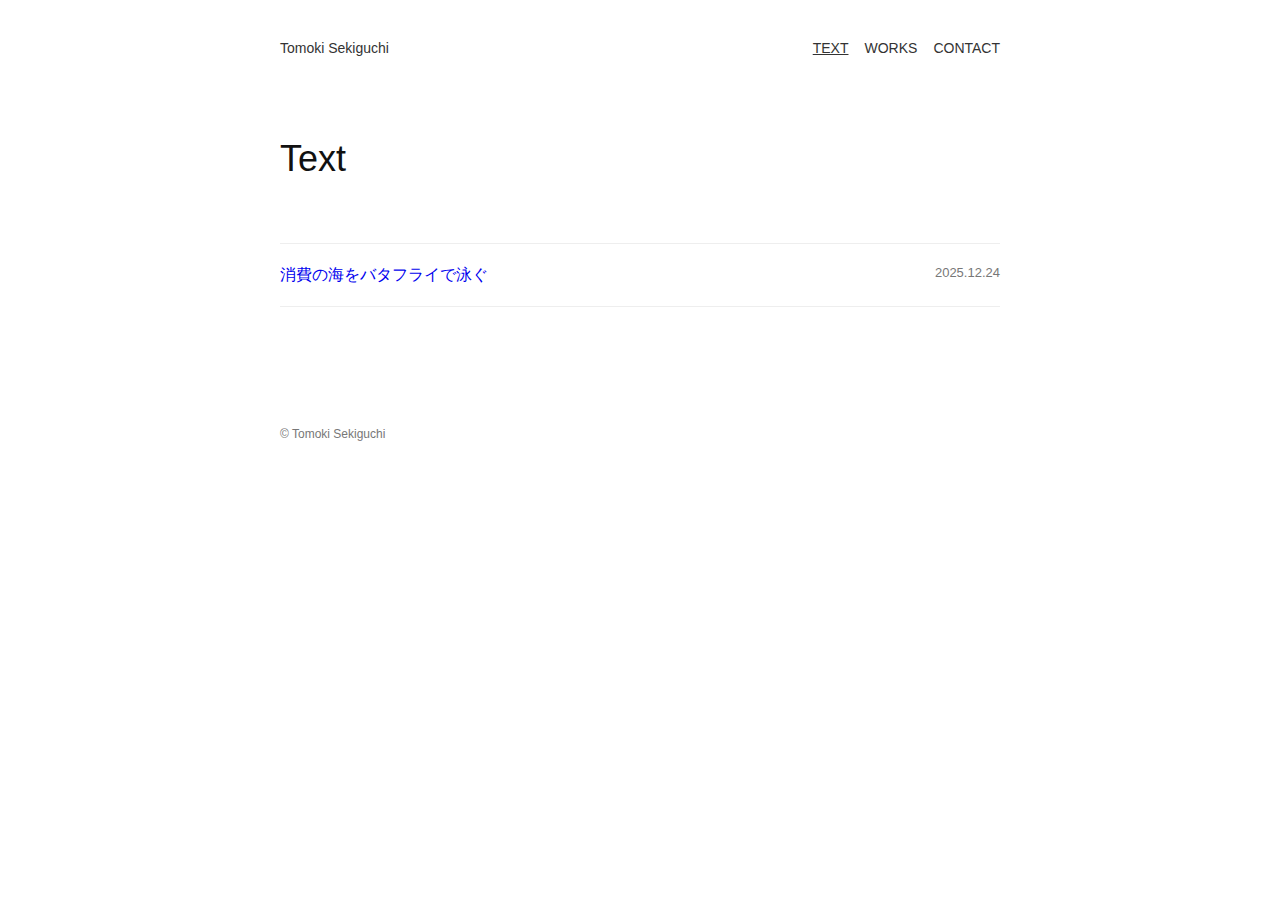
<file: index.html>
<!DOCTYPE html>
<html lang="ja">
<head>
  <meta charset="UTF-8" />
  <title>Text</title>
  <meta name="viewport" content="width=device-width, initial-scale=1.0" />
  <link rel="stylesheet" href="style.css" />
</head>
<body>

<nav class="topnav">
  <div class="topnav-inner">
    <a class="brand" href="index.html">Tomoki Sekiguchi</a>
    <div class="tabs">
      <a href="index.html" class="tab active">TEXT</a>
      <a href="works.html" class="tab">WORKS</a>
      <a href="contact.html" class="tab">CONTACT</a>
    </div>
  </div>
</nav>

<header>
  <h1>Text</h1>
</header>

<main>
  <ul class="textlist">
    <li class="textitem">
      <a class="textlink" href="text/butterfly.html">
        <span class="texttitle">消費の海をバタフライで泳ぐ</span>
        <span class="textmeta">2025.12.24</span>      </a>
    </li>

    <!-- 文章が増えたら、ここに <li> を追加していく -->
    <!--
    <li class="textitem">
      <a class="textlink" href="text/another.html">
        <span class="texttitle">タイトル</span>
        <span class="textmeta">2026.01.01</span>
      </a>
    </li>
    -->
  </ul>
</main>

<footer>
  <p>© Tomoki Sekiguchi</p>
</footer>

</body>
</html>
</file>
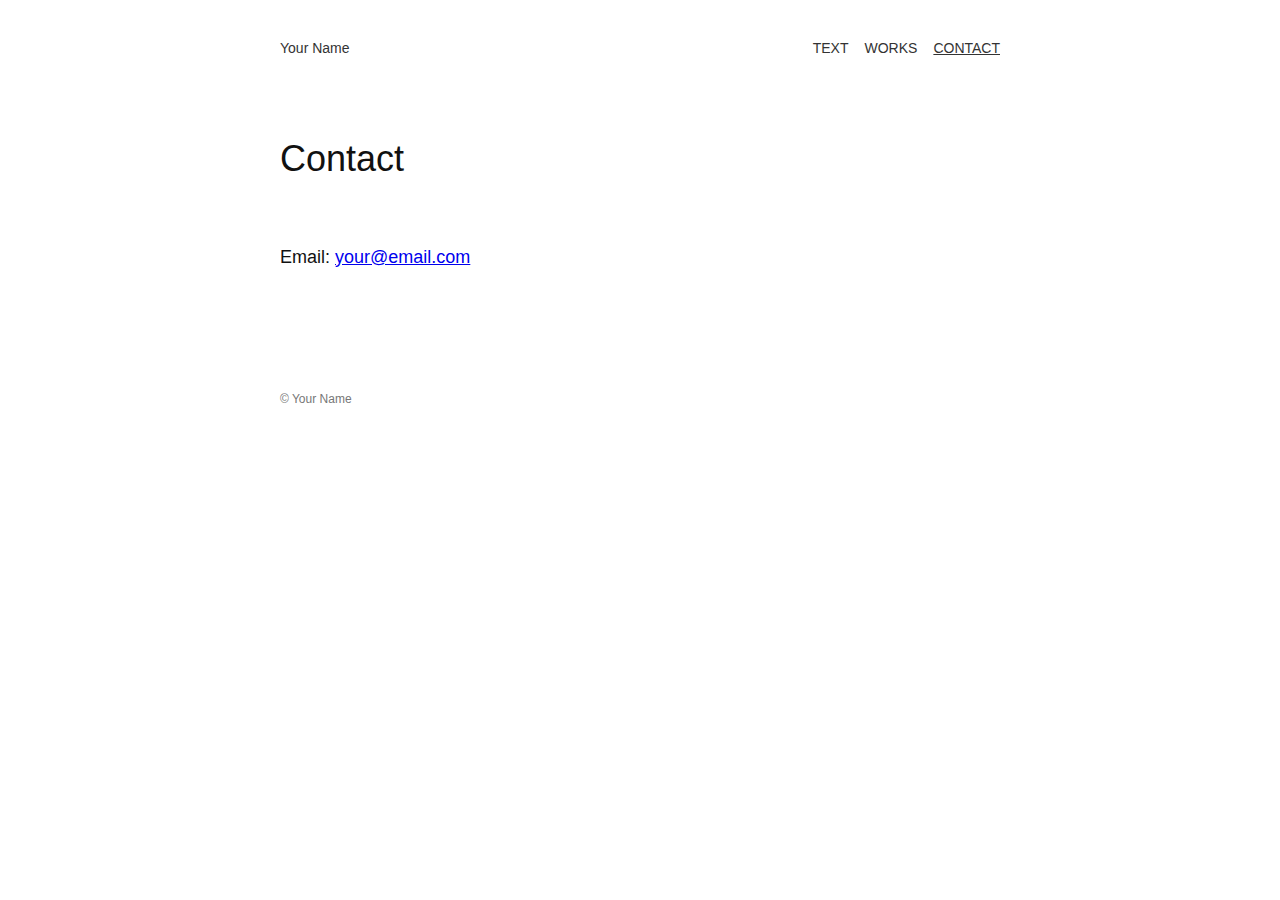
<file: contact.html>
<!DOCTYPE html>
<html lang="ja">
<head>
  <meta charset="UTF-8" />
  <title>Contact</title>
  <meta name="viewport" content="width=device-width, initial-scale=1.0" />
  <link rel="stylesheet" href="style.css" />
</head>
<body>

<nav class="topnav">
  <div class="topnav-inner">
    <a class="brand" href="index.html">Your Name</a>
    <div class="tabs">
      <a href="index.html" class="tab">TEXT</a>
      <a href="works.html" class="tab">WORKS</a>
      <a href="contact.html" class="tab active">CONTACT</a>
    </div>
  </div>
</nav>

<header class="pagehead">
  <h1>Contact</h1>
</header>

<main class="container">
  <p>Email: <a href="mailto:your@email.com">your@email.com</a></p>
</main>

<footer class="footer">
  <p>© Your Name</p>
</footer>

</body>
</html>
</file>
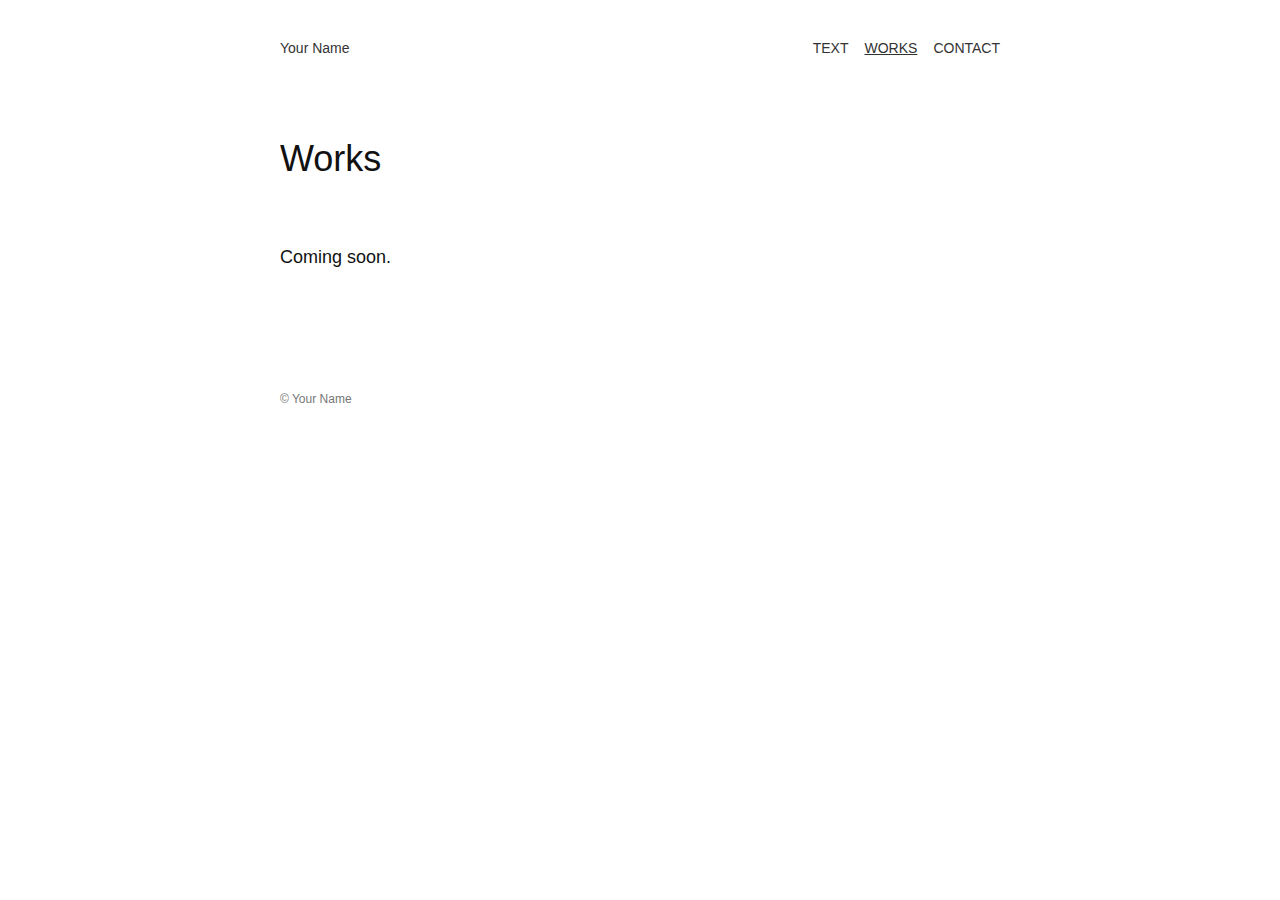
<file: works.html>
<!DOCTYPE html>
<html lang="ja">
<head>
  <meta charset="UTF-8" />
  <title>Works</title>
  <meta name="viewport" content="width=device-width, initial-scale=1.0" />
  <link rel="stylesheet" href="style.css" />
</head>
<body>

<nav class="topnav">
  <div class="topnav-inner">
    <a class="brand" href="index.html">Your Name</a>
    <div class="tabs">
      <a href="index.html" class="tab">TEXT</a>
      <a href="works.html" class="tab active">WORKS</a>
      <a href="contact.html" class="tab">CONTACT</a>
    </div>
  </div>
</nav>

<header class="pagehead">
  <h1>Works</h1>
</header>

<main class="container">
  <p class="muted">Coming soon.</p>
</main>

<footer class="footer">
  <p>© Your Name</p>
</footer>

</body>
</html>
</file>
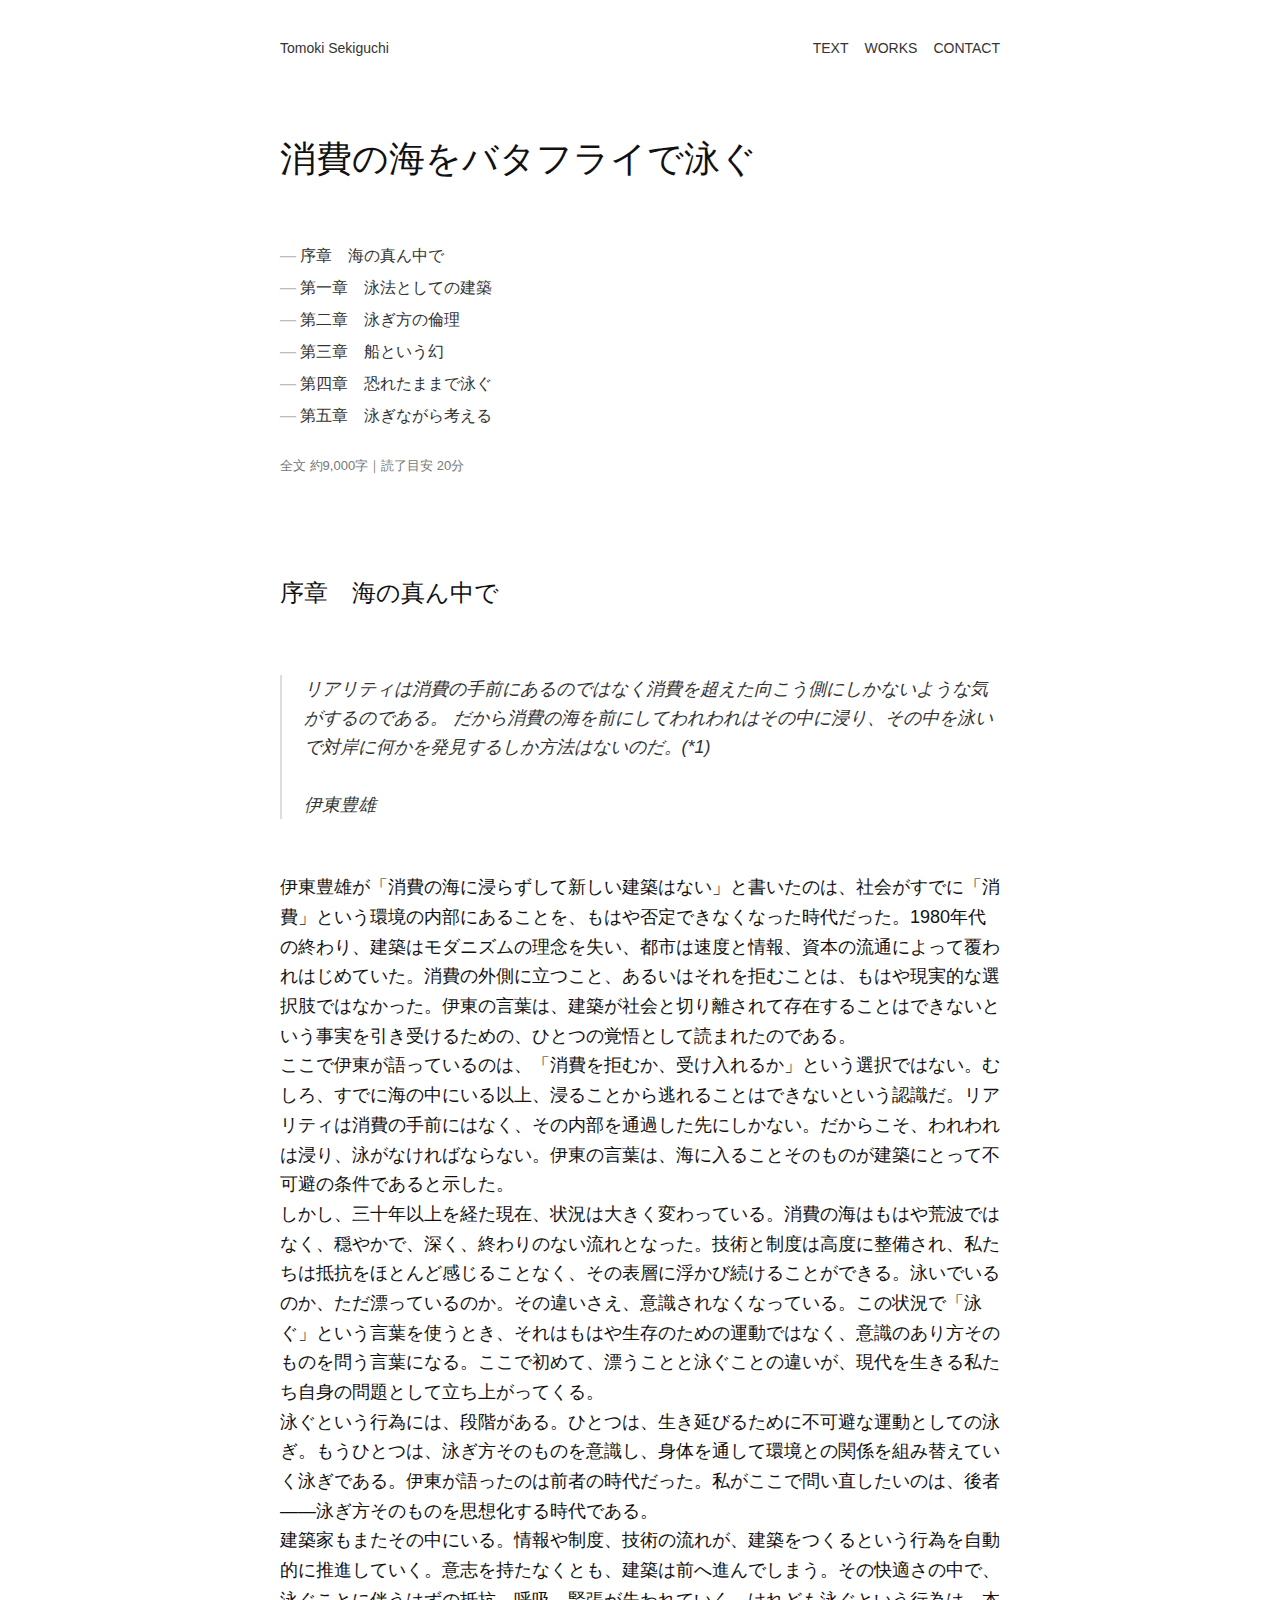
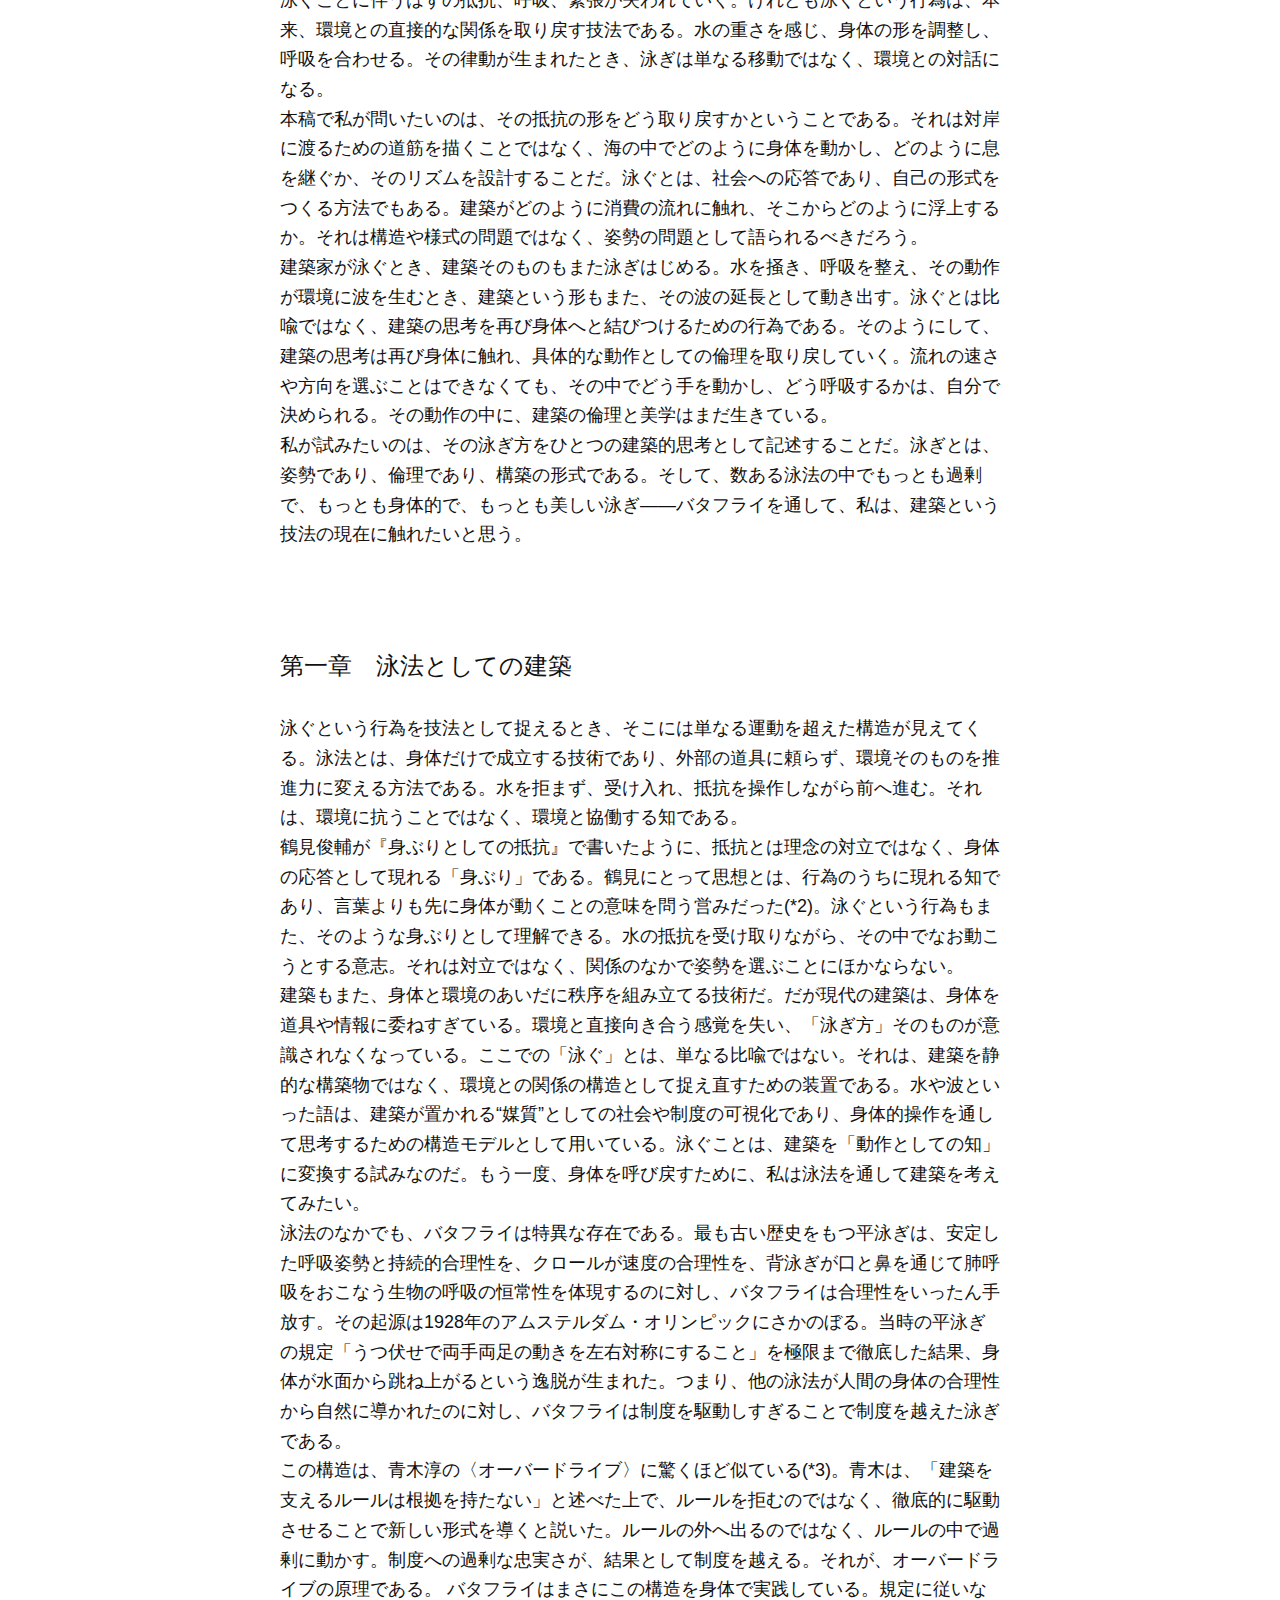
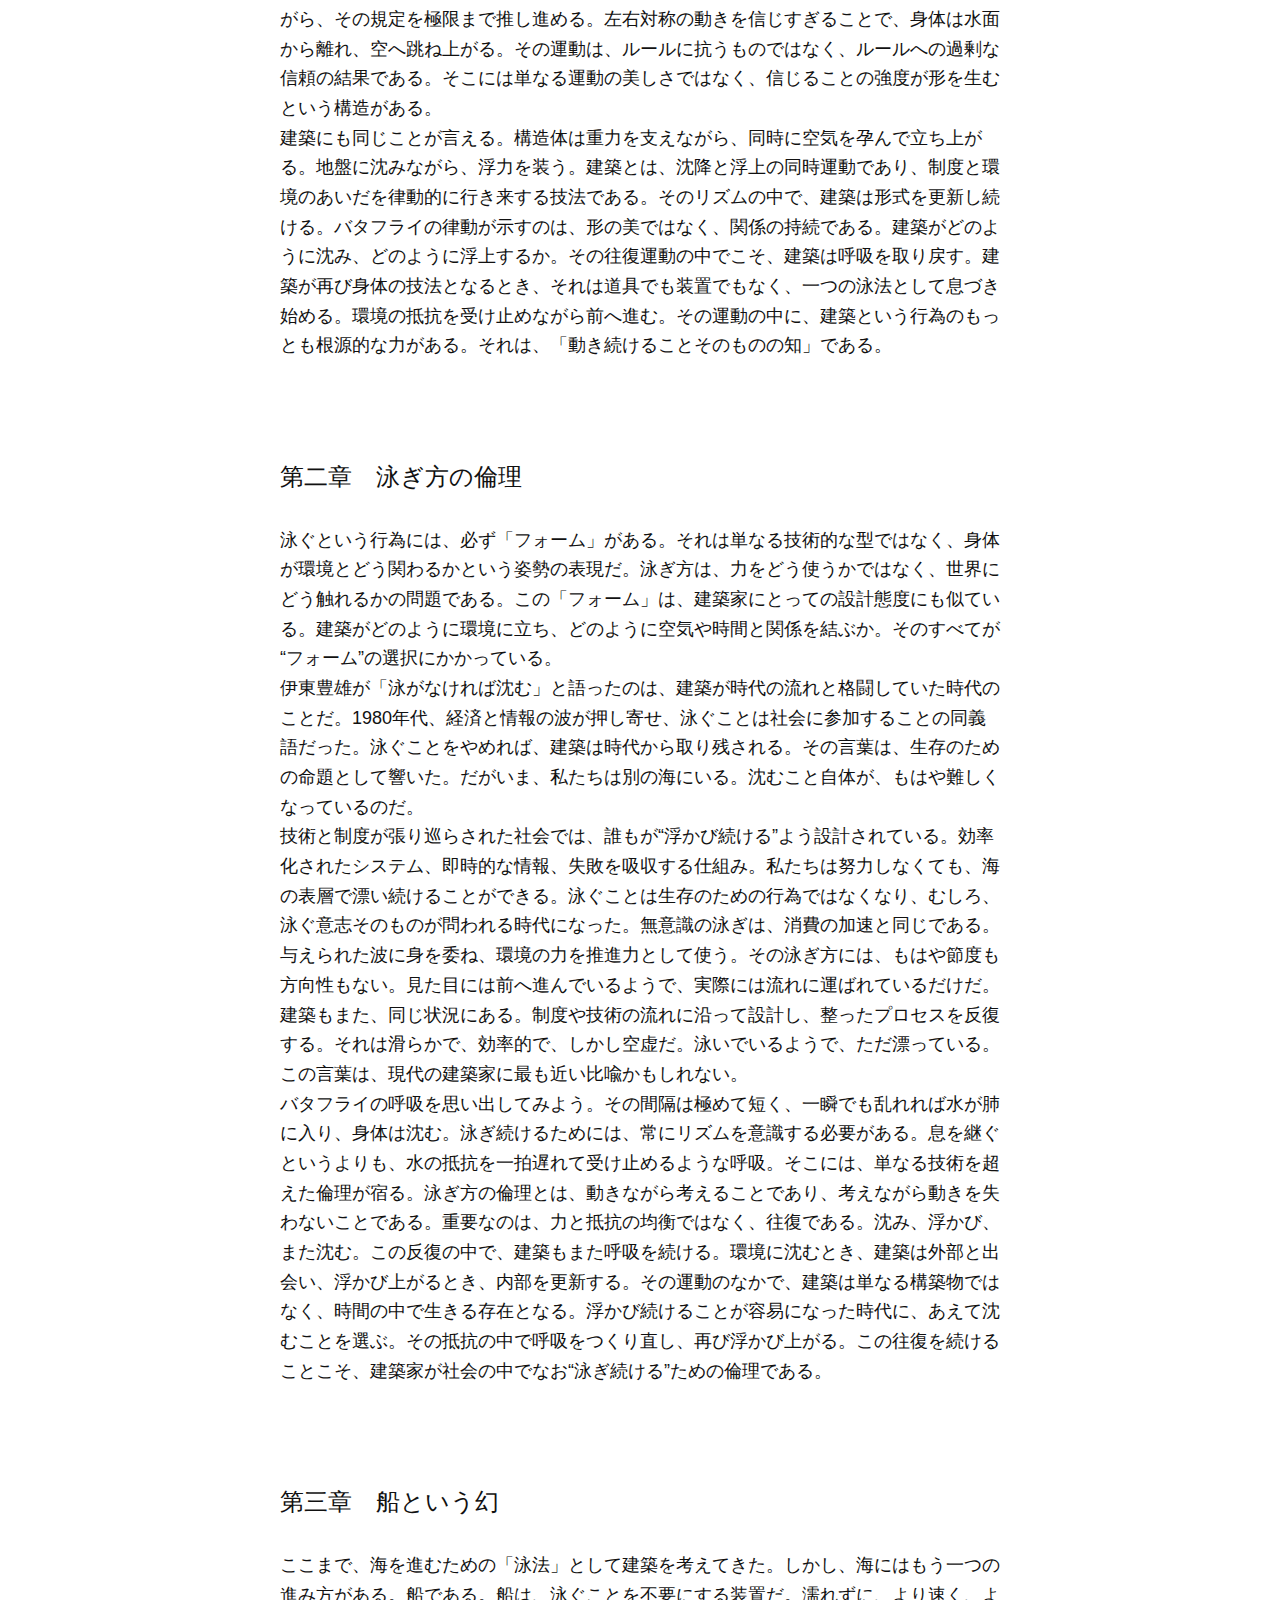
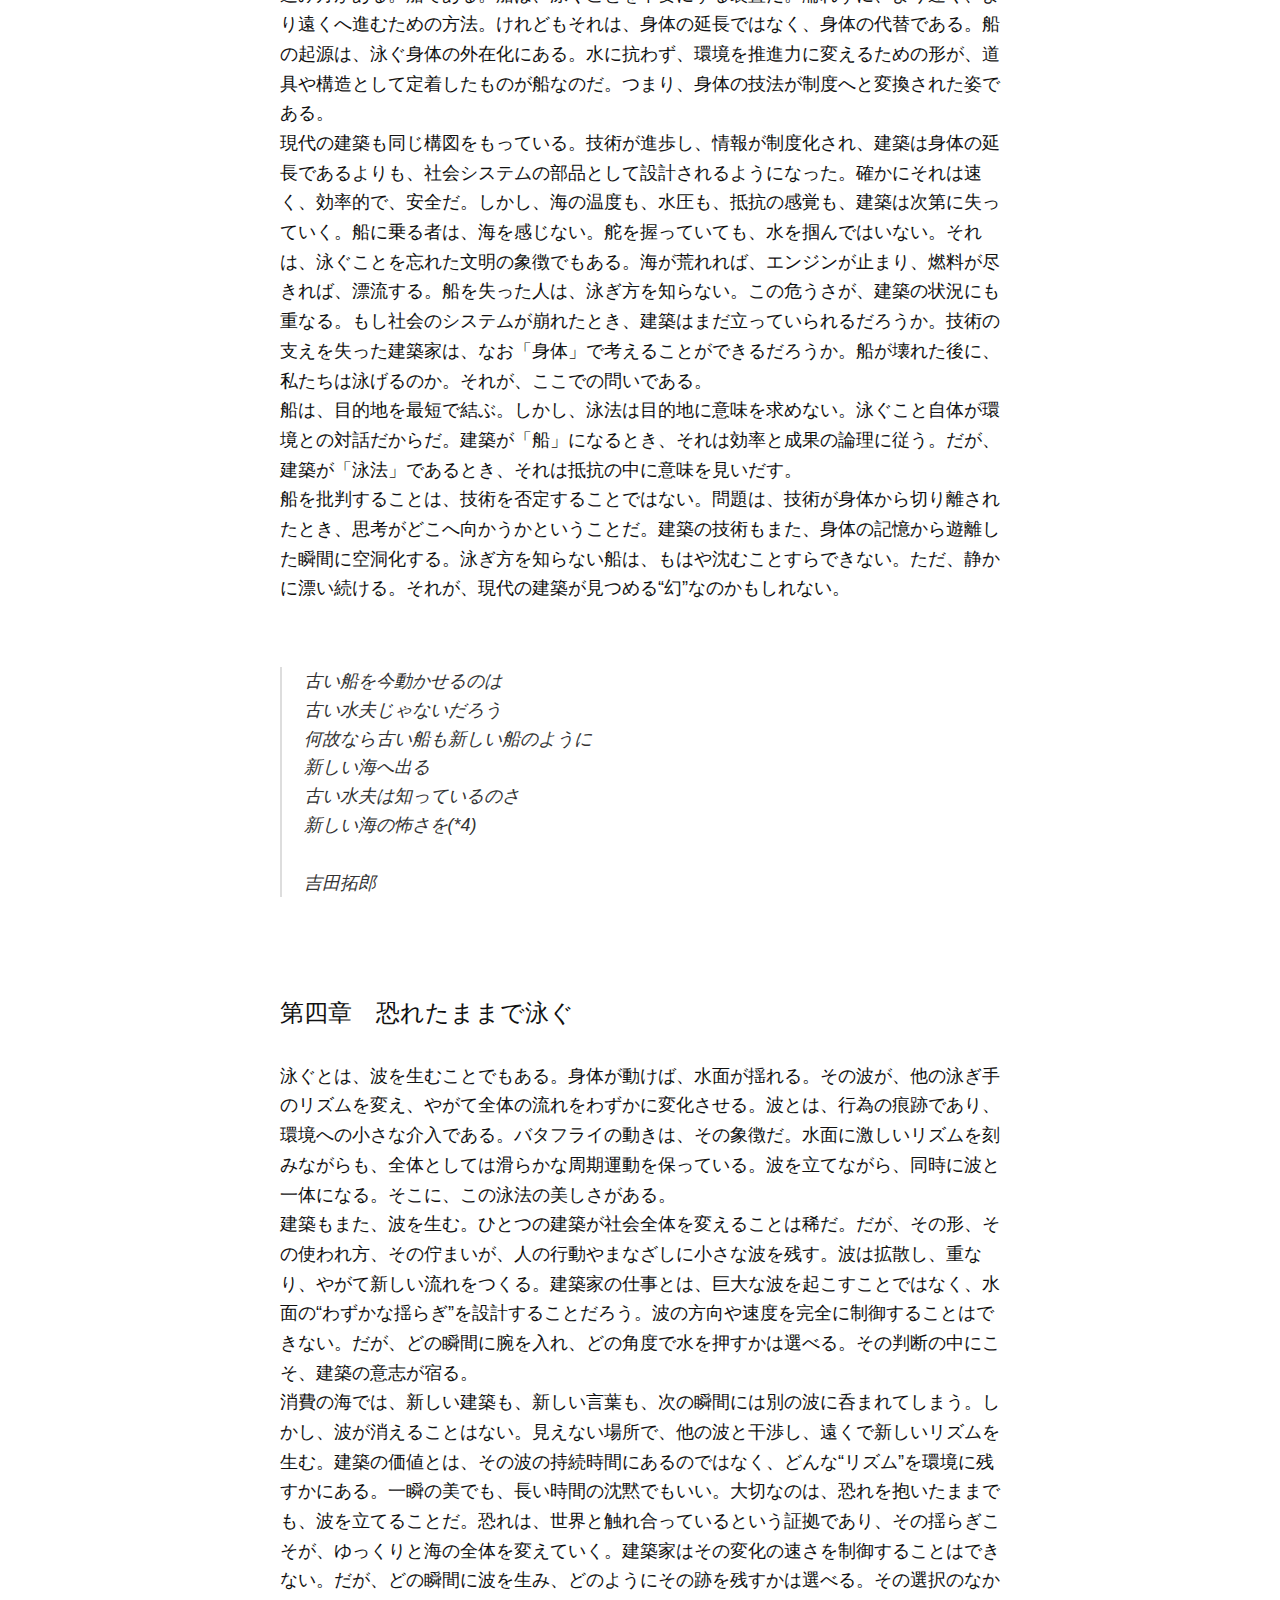
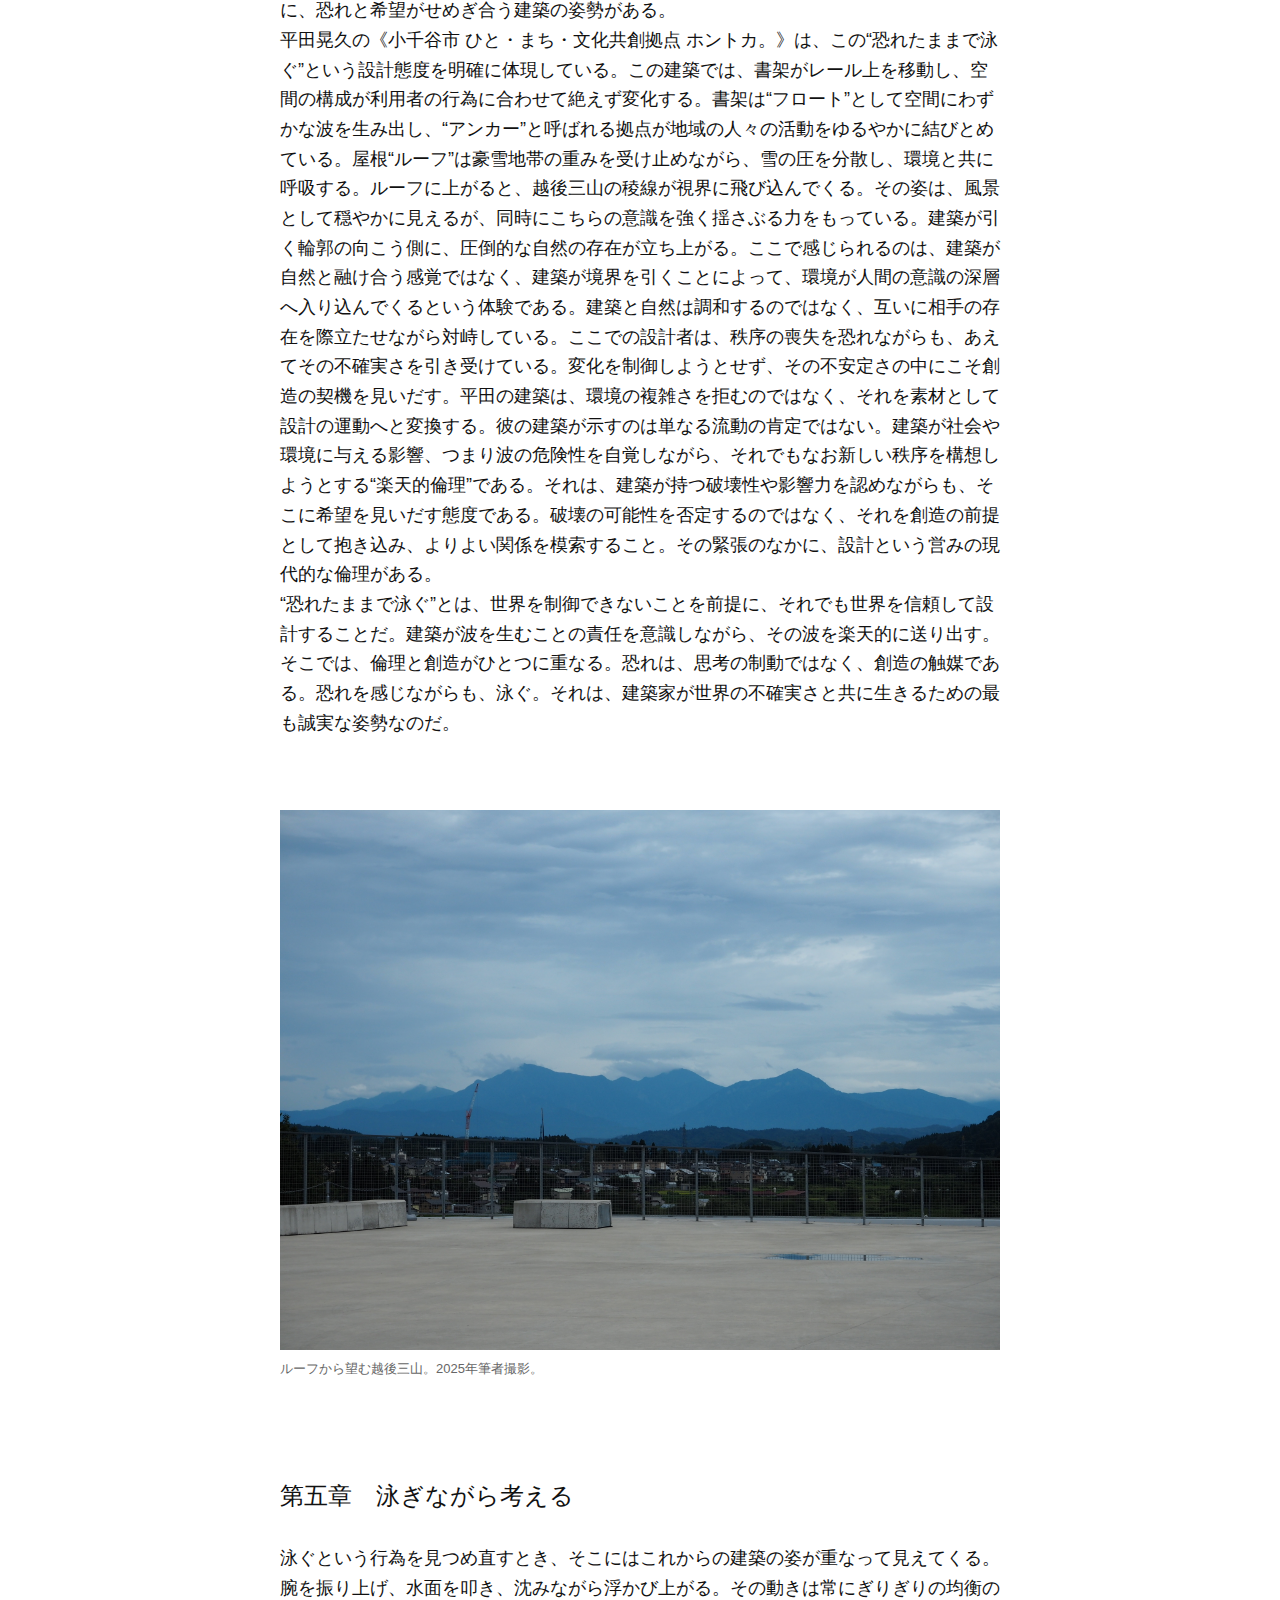
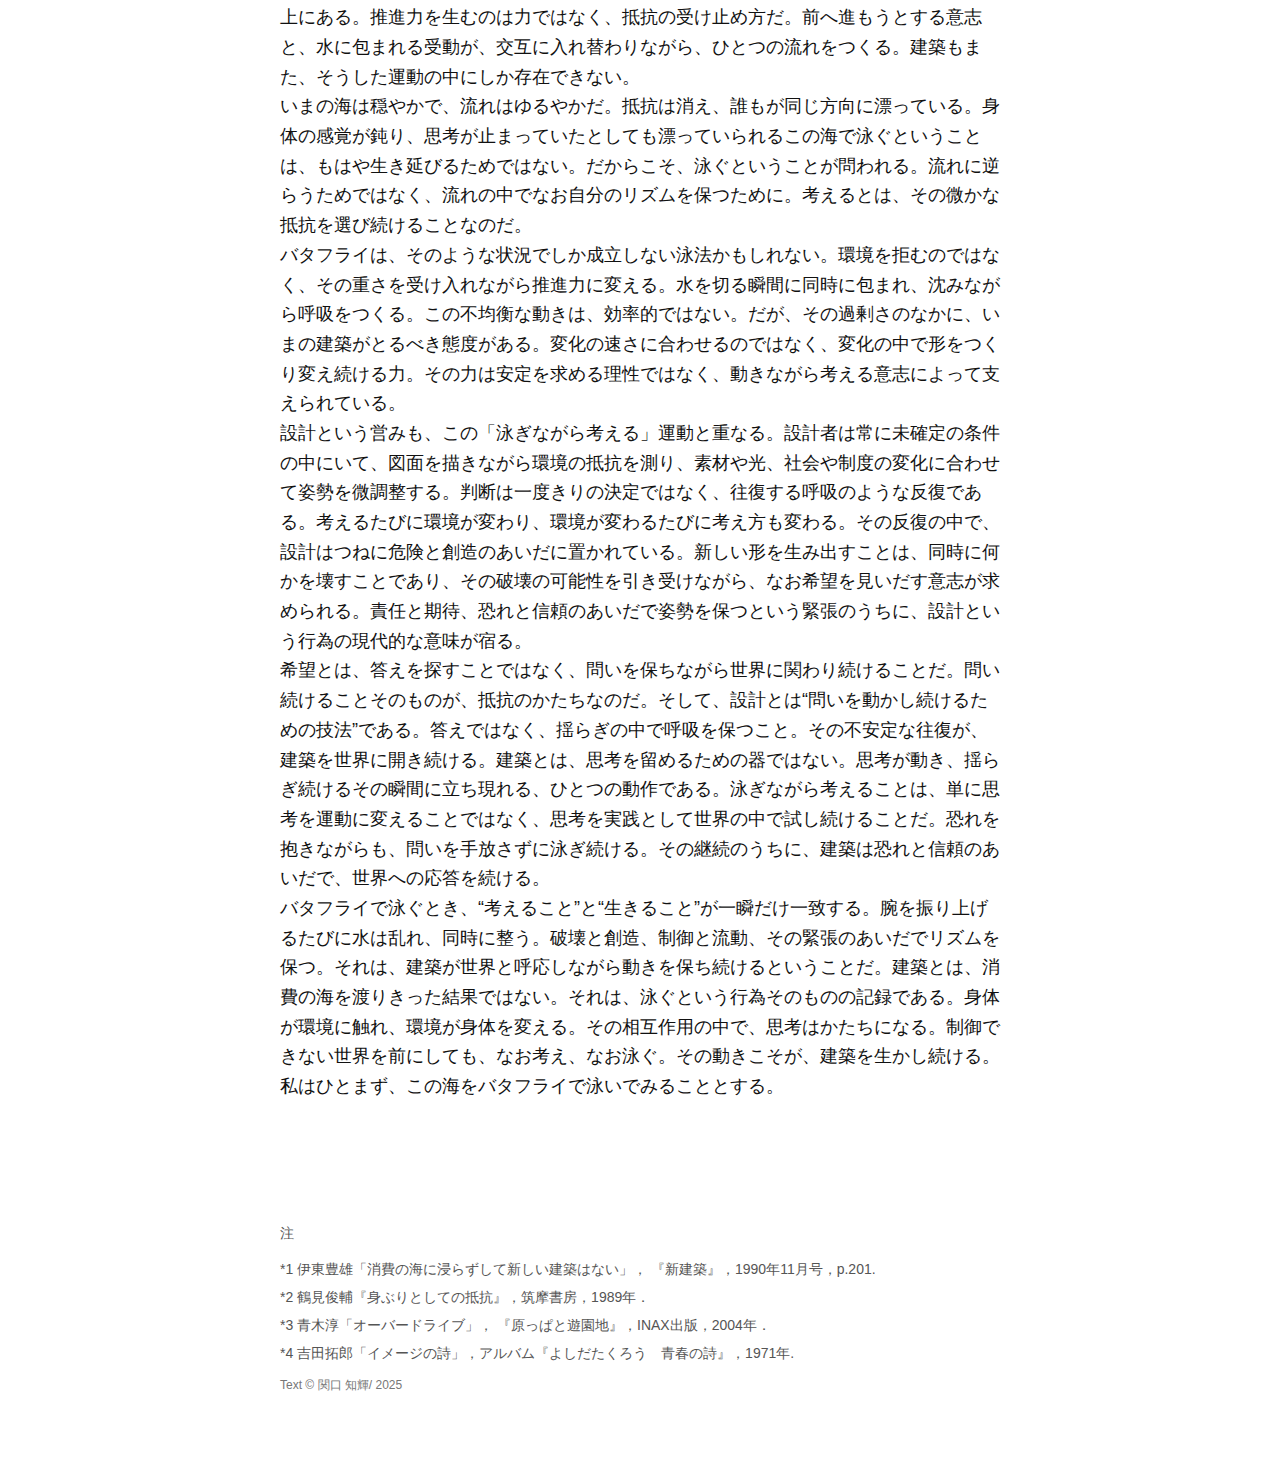
<file: text/butterfly.html>
<!DOCTYPE html>
<html lang="ja">

<nav class="topnav">
  <div class="topnav-inner">
    <a class="brand" href="../index.html">Tomoki Sekiguchi</a>
    <div class="tabs">
      <a href="../index.html" class="tab">TEXT</a>
      <a href="../works.html" class="tab">WORKS</a>
      <a href="../contact.html" class="tab">CONTACT</a>
    </div>
  </div>
</nav>


<head>
  <meta charset="UTF-8">
  <title>消費の海をバタフライで泳ぐ</title>
  <meta name="viewport" content="width=device-width, initial-scale=1.0">
  <link rel="stylesheet" href="../style.css">
</head>
<body>

<header>
  <h1>消費の海をバタフライで泳ぐ</h1>
  <p class="subtitle"></p>
</header>

<main>

<div>
  <ul class="toc">
    <li><a href="#preface">序章　海の真ん中で</a></li>
    <li><a href="#ch1">第一章　泳法としての建築</a></li>
    <li><a href="#ch2">第二章　泳ぎ方の倫理</a></li>
    <li><a href="#ch3">第三章　船という幻</a></li>
    <li><a href="#ch4">第四章　恐れたままで泳ぐ</a></li>
    <li><a href="#ch5">第五章　泳ぎながら考える</a></li>
  </ul>
  <p class="meta">全文 約9,000字｜読了目安 20分</p>
</div>

  <!-- ここに本文をそのまま貼る -->


<h2 id="preface">序章　海の真ん中で</h2>

<blockquote class="italic-quote">
  <p>
    リアリティは消費の手前にあるのではなく消費を超えた向こう側にしかないような気がするのである。
    だから消費の海を前にしてわれわれはその中に浸り、その中を泳いで対岸に何かを発見するしか方法はないのだ。(*1)
<br>
<br>
伊東豊雄
  </p>
</blockquote>


<p>
伊東豊雄が「消費の海に浸らずして新しい建築はない」と書いたのは、社会がすでに「消費」という環境の内部にあることを、もはや否定できなくなった時代だった。1980年代の終わり、建築はモダニズムの理念を失い、都市は速度と情報、資本の流通によって覆われはじめていた。消費の外側に立つこと、あるいはそれを拒むことは、もはや現実的な選択肢ではなかった。伊東の言葉は、建築が社会と切り離されて存在することはできないという事実を引き受けるための、ひとつの覚悟として読まれたのである。

<br>
ここで伊東が語っているのは、「消費を拒むか、受け入れるか」という選択ではない。むしろ、すでに海の中にいる以上、浸ることから逃れることはできないという認識だ。リアリティは消費の手前にはなく、その内部を通過した先にしかない。だからこそ、われわれは浸り、泳がなければならない。伊東の言葉は、海に入ることそのものが建築にとって不可避の条件であると示した。

<br>
しかし、三十年以上を経た現在、状況は大きく変わっている。消費の海はもはや荒波ではなく、穏やかで、深く、終わりのない流れとなった。技術と制度は高度に整備され、私たちは抵抗をほとんど感じることなく、その表層に浮かび続けることができる。泳いでいるのか、ただ漂っているのか。その違いさえ、意識されなくなっている。この状況で「泳ぐ」という言葉を使うとき、それはもはや生存のための運動ではなく、意識のあり方そのものを問う言葉になる。ここで初めて、漂うことと泳ぐことの違いが、現代を生きる私たち自身の問題として立ち上がってくる。

<br>
泳ぐという行為には、段階がある。ひとつは、生き延びるために不可避な運動としての泳ぎ。もうひとつは、泳ぎ方そのものを意識し、身体を通して環境との関係を組み替えていく泳ぎである。伊東が語ったのは前者の時代だった。私がここで問い直したいのは、後者——泳ぎ方そのものを思想化する時代である。

<br>
建築家もまたその中にいる。情報や制度、技術の流れが、建築をつくるという行為を自動的に推進していく。意志を持たなくとも、建築は前へ進んでしまう。その快適さの中で、泳ぐことに伴うはずの抵抗、呼吸、緊張が失われていく。けれども泳ぐという行為は、本来、環境との直接的な関係を取り戻す技法である。水の重さを感じ、身体の形を調整し、呼吸を合わせる。その律動が生まれたとき、泳ぎは単なる移動ではなく、環境との対話になる。

<br>
本稿で私が問いたいのは、その抵抗の形をどう取り戻すかということである。それは対岸に渡るための道筋を描くことではなく、海の中でどのように身体を動かし、どのように息を継ぐか、そのリズムを設計することだ。泳ぐとは、社会への応答であり、自己の形式をつくる方法でもある。建築がどのように消費の流れに触れ、そこからどのように浮上するか。それは構造や様式の問題ではなく、姿勢の問題として語られるべきだろう。

<br>
建築家が泳ぐとき、建築そのものもまた泳ぎはじめる。水を掻き、呼吸を整え、その動作が環境に波を生むとき、建築という形もまた、その波の延長として動き出す。泳ぐとは比喩ではなく、建築の思考を再び身体へと結びつけるための行為である。そのようにして、建築の思考は再び身体に触れ、具体的な動作としての倫理を取り戻していく。流れの速さや方向を選ぶことはできなくても、その中でどう手を動かし、どう呼吸するかは、自分で決められる。その動作の中に、建築の倫理と美学はまだ生きている。

<br>
私が試みたいのは、その泳ぎ方をひとつの建築的思考として記述することだ。泳ぎとは、姿勢であり、倫理であり、構築の形式である。そして、数ある泳法の中でもっとも過剰で、もっとも身体的で、もっとも美しい泳ぎ——バタフライを通して、私は、建築という技法の現在に触れたいと思う。
</p>



<h2 id="ch1">第一章　泳法としての建築</h2>

<p>
泳ぐという行為を技法として捉えるとき、そこには単なる運動を超えた構造が見えてくる。泳法とは、身体だけで成立する技術であり、外部の道具に頼らず、環境そのものを推進力に変える方法である。水を拒まず、受け入れ、抵抗を操作しながら前へ進む。それは、環境に抗うことではなく、環境と協働する知である。
<br>
鶴見俊輔が『身ぶりとしての抵抗』で書いたように、抵抗とは理念の対立ではなく、身体の応答として現れる「身ぶり」である。鶴見にとって思想とは、行為のうちに現れる知であり、言葉よりも先に身体が動くことの意味を問う営みだった(*2)。泳ぐという行為もまた、そのような身ぶりとして理解できる。水の抵抗を受け取りながら、その中でなお動こうとする意志。それは対立ではなく、関係のなかで姿勢を選ぶことにほかならない。
<br>
建築もまた、身体と環境のあいだに秩序を組み立てる技術だ。だが現代の建築は、身体を道具や情報に委ねすぎている。環境と直接向き合う感覚を失い、「泳ぎ方」そのものが意識されなくなっている。ここでの「泳ぐ」とは、単なる比喩ではない。それは、建築を静的な構築物ではなく、環境との関係の構造として捉え直すための装置である。水や波といった語は、建築が置かれる“媒質”としての社会や制度の可視化であり、身体的操作を通して思考するための構造モデルとして用いている。泳ぐことは、建築を「動作としての知」に変換する試みなのだ。もう一度、身体を呼び戻すために、私は泳法を通して建築を考えてみたい。
<br>
泳法のなかでも、バタフライは特異な存在である。最も古い歴史をもつ平泳ぎは、安定した呼吸姿勢と持続的合理性を、クロールが速度の合理性を、背泳ぎが口と鼻を通じて肺呼吸をおこなう生物の呼吸の恒常性を体現するのに対し、バタフライは合理性をいったん手放す。その起源は1928年のアムステルダム・オリンピックにさかのぼる。当時の平泳ぎの規定「うつ伏せで両手両足の動きを左右対称にすること」を極限まで徹底した結果、身体が水面から跳ね上がるという逸脱が生まれた。つまり、他の泳法が人間の身体の合理性から自然に導かれたのに対し、バタフライは制度を駆動しすぎることで制度を越えた泳ぎである。
<br>
この構造は、青木淳の〈オーバードライブ〉に驚くほど似ている(*3)。青木は、「建築を支えるルールは根拠を持たない」と述べた上で、ルールを拒むのではなく、徹底的に駆動させることで新しい形式を導くと説いた。ルールの外へ出るのではなく、ルールの中で過剰に動かす。制度への過剰な忠実さが、結果として制度を越える。それが、オーバードライブの原理である。
バタフライはまさにこの構造を身体で実践している。規定に従いながら、その規定を極限まで推し進める。左右対称の動きを信じすぎることで、身体は水面から離れ、空へ跳ね上がる。その運動は、ルールに抗うものではなく、ルールへの過剰な信頼の結果である。そこには単なる運動の美しさではなく、信じることの強度が形を生むという構造がある。
<br>
建築にも同じことが言える。構造体は重力を支えながら、同時に空気を孕んで立ち上がる。地盤に沈みながら、浮力を装う。建築とは、沈降と浮上の同時運動であり、制度と環境のあいだを律動的に行き来する技法である。そのリズムの中で、建築は形式を更新し続ける。バタフライの律動が示すのは、形の美ではなく、関係の持続である。建築がどのように沈み、どのように浮上するか。その往復運動の中でこそ、建築は呼吸を取り戻す。建築が再び身体の技法となるとき、それは道具でも装置でもなく、一つの泳法として息づき始める。環境の抵抗を受け止めながら前へ進む。その運動の中に、建築という行為のもっとも根源的な力がある。それは、「動き続けることそのものの知」である。

</p>




<h2 id="ch2">第二章　泳ぎ方の倫理</h2>

<p>
泳ぐという行為には、必ず「フォーム」がある。それは単なる技術的な型ではなく、身体が環境とどう関わるかという姿勢の表現だ。泳ぎ方は、力をどう使うかではなく、世界にどう触れるかの問題である。この「フォーム」は、建築家にとっての設計態度にも似ている。建築がどのように環境に立ち、どのように空気や時間と関係を結ぶか。そのすべてが“フォーム”の選択にかかっている。
<br>
伊東豊雄が「泳がなければ沈む」と語ったのは、建築が時代の流れと格闘していた時代のことだ。1980年代、経済と情報の波が押し寄せ、泳ぐことは社会に参加することの同義語だった。泳ぐことをやめれば、建築は時代から取り残される。その言葉は、生存のための命題として響いた。だがいま、私たちは別の海にいる。沈むこと自体が、もはや難しくなっているのだ。
<br>
技術と制度が張り巡らされた社会では、誰もが“浮かび続ける”よう設計されている。効率化されたシステム、即時的な情報、失敗を吸収する仕組み。私たちは努力しなくても、海の表層で漂い続けることができる。泳ぐことは生存のための行為ではなくなり、むしろ、泳ぐ意志そのものが問われる時代になった。無意識の泳ぎは、消費の加速と同じである。与えられた波に身を委ね、環境の力を推進力として使う。その泳ぎ方には、もはや節度も方向性もない。見た目には前へ進んでいるようで、実際には流れに運ばれているだけだ。建築もまた、同じ状況にある。制度や技術の流れに沿って設計し、整ったプロセスを反復する。それは滑らかで、効率的で、しかし空虚だ。泳いでいるようで、ただ漂っている。この言葉は、現代の建築家に最も近い比喩かもしれない。
<br>
バタフライの呼吸を思い出してみよう。その間隔は極めて短く、一瞬でも乱れれば水が肺に入り、身体は沈む。泳ぎ続けるためには、常にリズムを意識する必要がある。息を継ぐというよりも、水の抵抗を一拍遅れて受け止めるような呼吸。そこには、単なる技術を超えた倫理が宿る。泳ぎ方の倫理とは、動きながら考えることであり、考えながら動きを失わないことである。重要なのは、力と抵抗の均衡ではなく、往復である。沈み、浮かび、また沈む。この反復の中で、建築もまた呼吸を続ける。環境に沈むとき、建築は外部と出会い、浮かび上がるとき、内部を更新する。その運動のなかで、建築は単なる構築物ではなく、時間の中で生きる存在となる。浮かび続けることが容易になった時代に、あえて沈むことを選ぶ。その抵抗の中で呼吸をつくり直し、再び浮かび上がる。この往復を続けることこそ、建築家が社会の中でなお“泳ぎ続ける”ための倫理である。

</p>



<h2 id="ch3">第三章　船という幻</h2>

<p>
ここまで、海を進むための「泳法」として建築を考えてきた。しかし、海にはもう一つの進み方がある。船である。船は、泳ぐことを不要にする装置だ。濡れずに、より速く、より遠くへ進むための方法。けれどもそれは、身体の延長ではなく、身体の代替である。船の起源は、泳ぐ身体の外在化にある。水に抗わず、環境を推進力に変えるための形が、道具や構造として定着したものが船なのだ。つまり、身体の技法が制度へと変換された姿である。
<br>
現代の建築も同じ構図をもっている。技術が進歩し、情報が制度化され、建築は身体の延長であるよりも、社会システムの部品として設計されるようになった。確かにそれは速く、効率的で、安全だ。しかし、海の温度も、水圧も、抵抗の感覚も、建築は次第に失っていく。船に乗る者は、海を感じない。舵を握っていても、水を掴んではいない。それは、泳ぐことを忘れた文明の象徴でもある。海が荒れれば、エンジンが止まり、燃料が尽きれば、漂流する。船を失った人は、泳ぎ方を知らない。この危うさが、建築の状況にも重なる。もし社会のシステムが崩れたとき、建築はまだ立っていられるだろうか。技術の支えを失った建築家は、なお「身体」で考えることができるだろうか。船が壊れた後に、私たちは泳げるのか。それが、ここでの問いである。
<br>
船は、目的地を最短で結ぶ。しかし、泳法は目的地に意味を求めない。泳ぐこと自体が環境との対話だからだ。建築が「船」になるとき、それは効率と成果の論理に従う。だが、建築が「泳法」であるとき、それは抵抗の中に意味を見いだす。
<br>
船を批判することは、技術を否定することではない。問題は、技術が身体から切り離されたとき、思考がどこへ向かうかということだ。建築の技術もまた、身体の記憶から遊離した瞬間に空洞化する。泳ぎ方を知らない船は、もはや沈むことすらできない。ただ、静かに漂い続ける。それが、現代の建築が見つめる“幻”なのかもしれない。

</p>

<blockquote class="italic-quote">
  <p>
古い船を今動かせるのは
<br>
古い水夫じゃないだろう
<br>
何故なら古い船も新しい船のように
<br>
新しい海へ出る
<br>
古い水夫は知っているのさ
<br>
新しい海の怖さを(*4)
<br><br>吉田拓郎
  </p>
</blockquote>



<h2 id="ch4">第四章　恐れたままで泳ぐ</h2>

<p>
泳ぐとは、波を生むことでもある。身体が動けば、水面が揺れる。その波が、他の泳ぎ手のリズムを変え、やがて全体の流れをわずかに変化させる。波とは、行為の痕跡であり、環境への小さな介入である。バタフライの動きは、その象徴だ。水面に激しいリズムを刻みながらも、全体としては滑らかな周期運動を保っている。波を立てながら、同時に波と一体になる。そこに、この泳法の美しさがある。
<br>
建築もまた、波を生む。ひとつの建築が社会全体を変えることは稀だ。だが、その形、その使われ方、その佇まいが、人の行動やまなざしに小さな波を残す。波は拡散し、重なり、やがて新しい流れをつくる。建築家の仕事とは、巨大な波を起こすことではなく、水面の“わずかな揺らぎ”を設計することだろう。波の方向や速度を完全に制御することはできない。だが、どの瞬間に腕を入れ、どの角度で水を押すかは選べる。その判断の中にこそ、建築の意志が宿る。
<br>
消費の海では、新しい建築も、新しい言葉も、次の瞬間には別の波に呑まれてしまう。しかし、波が消えることはない。見えない場所で、他の波と干渉し、遠くで新しいリズムを生む。建築の価値とは、その波の持続時間にあるのではなく、どんな“リズム”を環境に残すかにある。一瞬の美でも、長い時間の沈黙でもいい。大切なのは、恐れを抱いたままでも、波を立てることだ。恐れは、世界と触れ合っているという証拠であり、その揺らぎこそが、ゆっくりと海の全体を変えていく。建築家はその変化の速さを制御することはできない。だが、どの瞬間に波を生み、どのようにその跡を残すかは選べる。その選択のなかに、恐れと希望がせめぎ合う建築の姿勢がある。
<br>
平田晃久の《小千谷市 ひと・まち・文化共創拠点 ホントカ。》は、この“恐れたままで泳ぐ”という設計態度を明確に体現している。この建築では、書架がレール上を移動し、空間の構成が利用者の行為に合わせて絶えず変化する。書架は“フロート”として空間にわずかな波を生み出し、“アンカー”と呼ばれる拠点が地域の人々の活動をゆるやかに結びとめている。屋根“ルーフ”は豪雪地帯の重みを受け止めながら、雪の圧を分散し、環境と共に呼吸する。ルーフに上がると、越後三山の稜線が視界に飛び込んでくる。その姿は、風景として穏やかに見えるが、同時にこちらの意識を強く揺さぶる力をもっている。建築が引く輪郭の向こう側に、圧倒的な自然の存在が立ち上がる。ここで感じられるのは、建築が自然と融け合う感覚ではなく、建築が境界を引くことによって、環境が人間の意識の深層へ入り込んでくるという体験である。建築と自然は調和するのではなく、互いに相手の存在を際立たせながら対峙している。ここでの設計者は、秩序の喪失を恐れながらも、あえてその不確実さを引き受けている。変化を制御しようとせず、その不安定さの中にこそ創造の契機を見いだす。平田の建築は、環境の複雑さを拒むのではなく、それを素材として設計の運動へと変換する。彼の建築が示すのは単なる流動の肯定ではない。建築が社会や環境に与える影響、つまり波の危険性を自覚しながら、それでもなお新しい秩序を構想しようとする“楽天的倫理”である。それは、建築が持つ破壊性や影響力を認めながらも、そこに希望を見いだす態度である。破壊の可能性を否定するのではなく、それを創造の前提として抱き込み、よりよい関係を模索すること。その緊張のなかに、設計という営みの現代的な倫理がある。
<br>
“恐れたままで泳ぐ”とは、世界を制御できないことを前提に、それでも世界を信頼して設計することだ。建築が波を生むことの責任を意識しながら、その波を楽天的に送り出す。そこでは、倫理と創造がひとつに重なる。恐れは、思考の制動ではなく、創造の触媒である。恐れを感じながらも、泳ぐ。それは、建築家が世界の不確実さと共に生きるための最も誠実な姿勢なのだ。

</p>

 <figure class="image-block">
    <img src="../images/mountain.jpg" alt="ルーフから望む越後三山">
    <figcaption>
      ルーフから望む越後三山。2025年筆者撮影。
    </figcaption>
  </figure>



<h2 id="ch5">第五章　泳ぎながら考える</h2>

<p>
泳ぐという行為を見つめ直すとき、そこにはこれからの建築の姿が重なって見えてくる。腕を振り上げ、水面を叩き、沈みながら浮かび上がる。その動きは常にぎりぎりの均衡の上にある。推進力を生むのは力ではなく、抵抗の受け止め方だ。前へ進もうとする意志と、水に包まれる受動が、交互に入れ替わりながら、ひとつの流れをつくる。建築もまた、そうした運動の中にしか存在できない。
<br>
いまの海は穏やかで、流れはゆるやかだ。抵抗は消え、誰もが同じ方向に漂っている。身体の感覚が鈍り、思考が止まっていたとしても漂っていられるこの海で泳ぐということは、もはや生き延びるためではない。だからこそ、泳ぐということが問われる。流れに逆らうためではなく、流れの中でなお自分のリズムを保つために。考えるとは、その微かな抵抗を選び続けることなのだ。
<br>
バタフライは、そのような状況でしか成立しない泳法かもしれない。環境を拒むのではなく、その重さを受け入れながら推進力に変える。水を切る瞬間に同時に包まれ、沈みながら呼吸をつくる。この不均衡な動きは、効率的ではない。だが、その過剰さのなかに、いまの建築がとるべき態度がある。変化の速さに合わせるのではなく、変化の中で形をつくり変え続ける力。その力は安定を求める理性ではなく、動きながら考える意志によって支えられている。
<br>
設計という営みも、この「泳ぎながら考える」運動と重なる。設計者は常に未確定の条件の中にいて、図面を描きながら環境の抵抗を測り、素材や光、社会や制度の変化に合わせて姿勢を微調整する。判断は一度きりの決定ではなく、往復する呼吸のような反復である。考えるたびに環境が変わり、環境が変わるたびに考え方も変わる。その反復の中で、設計はつねに危険と創造のあいだに置かれている。新しい形を生み出すことは、同時に何かを壊すことであり、その破壊の可能性を引き受けながら、なお希望を見いだす意志が求められる。責任と期待、恐れと信頼のあいだで姿勢を保つという緊張のうちに、設計という行為の現代的な意味が宿る。
<br>
希望とは、答えを探すことではなく、問いを保ちながら世界に関わり続けることだ。問い続けることそのものが、抵抗のかたちなのだ。そして、設計とは“問いを動かし続けるための技法”である。答えではなく、揺らぎの中で呼吸を保つこと。その不安定な往復が、建築を世界に開き続ける。建築とは、思考を留めるための器ではない。思考が動き、揺らぎ続けるその瞬間に立ち現れる、ひとつの動作である。泳ぎながら考えることは、単に思考を運動に変えることではなく、思考を実践として世界の中で試し続けることだ。恐れを抱きながらも、問いを手放さずに泳ぎ続ける。その継続のうちに、建築は恐れと信頼のあいだで、世界への応答を続ける。
<br>
バタフライで泳ぐとき、“考えること”と“生きること”が一瞬だけ一致する。腕を振り上げるたびに水は乱れ、同時に整う。破壊と創造、制御と流動、その緊張のあいだでリズムを保つ。それは、建築が世界と呼応しながら動きを保ち続けるということだ。建築とは、消費の海を渡りきった結果ではない。それは、泳ぐという行為そのものの記録である。身体が環境に触れ、環境が身体を変える。その相互作用の中で、思考はかたちになる。制御できない世界を前にしても、なお考え、なお泳ぐ。その動きこそが、建築を生かし続ける。私はひとまず、この海をバタフライで泳いでみることとする。


</p>


</main>

<section class="notes">
  <p class="notes-title">注</p>
  <p class="note">
    *1 伊東豊雄「消費の海に浸らずして新しい建築はない」，
    『新建築』，1990年11月号，p.201.
  </p>

 <p class="note">
*2 鶴見俊輔『身ぶりとしての抵抗』，筑摩書房，1989年．
 </p>

 <p class="note">
*3 青木淳「オーバードライブ」，
『原っぱと遊園地』，INAX出版，2004年．
 </p>


 <p class="note">
*4 吉田拓郎「イメージの詩」，アルバム『よしだたくろう　青春の詩』，1971年.
 </p>

</section>


<footer>
  <p>Text © 関口 知輝/ 2025</p>
</footer>

</body>
</html>
</file>
<file: style.css>
/* ===== 基本設定 ===== */
body {
  margin: 0;
  font-family: "Inter", "Noto Sans JP", sans-serif;
  color: #111;
  background: #ffffff;
}

/* ===== 上部ナビ（TEXT / WORKS / CONTACT） ===== */
.topnav {
  margin: 40px 0 0;
}

.topnav-inner {
  max-width: 720px;
  margin: 0 auto;
  padding: 0 24px;

  display: flex;
  justify-content: space-between;
  align-items: baseline;
}

.brand {
  text-decoration: none;
  font-size: 14px;
  color: #333;
}

.tabs {
  display: flex;
  gap: 16px;
}

.tab {
  text-decoration: none;
  font-size: 14px;
  color: #333;
}

.tab:hover {
  text-decoration: underline;
}

.tab.active {
  text-decoration: underline;
}

/* ===== ヘッダー（記事タイトル） ===== */
header {
  max-width: 720px;
  margin: 80px auto 60px;
  padding: 0 24px;
}

h1 {
  font-size: 36px;
  line-height: 1.3;
  margin-bottom: 16px;
  font-weight: 500;
}

.subtitle {
  font-size: 16px;
  color: #555;
}

/* ===== TEXT一覧用 ===== */
.textlist {
  list-style: none;
  padding: 0;
  margin: 0;
}


.textitem {
  border-top: 1px solid #eee;
}

.textitem:last-child {
  border-bottom: 1px solid #eee;
}

.textlink {
  display: flex;
  justify-content: space-between;
  gap: 16px;
  padding: 18px 0;
  text-decoration: none;
}

.texttitle {
  font-size: 16px;
}

.textmeta {
  font-size: 13px;
  color: #777;
  white-space: nowrap;
}

/* ===== 本文 ===== */
main {
  max-width: 720px;
  margin: 0 auto 120px;
  padding: 0 24px;
  font-size: 18px;
  line-height: 1.65;
}

main p {
  margin-bottom: 1.4em;
}

/* ===== 章タイトル ===== */
h2 {
  font-size: 24px;
  margin: 4em 0 1.2em;
  font-weight: 500;
  scroll-margin-top: 24px;
}

/* ===== 序章冒頭の斜体引用 ===== */
.italic-quote {
  margin: 3.5em 0 3em;
  padding-left: 1.2em;
  border-left: 2px solid #ddd;
}

.italic-quote p {
  margin: 0;
  font-style: italic;
  font-size: 18px;
  line-height: 1.6;
  color: #333;
}

/* ===== 画像 ===== */
.image-block {
  margin: 4em 0;
}

.image-block img {
  width: 100%;
  height: auto;
  display: block;
}

.image-block figcaption {
  font-size: 13px;
  color: #666;
  margin-top: 0.6em;
}

/* ===== 全体末の注 ===== */
.notes {
  max-width: 720px;
  margin: 6em auto 0;
  padding: 0 24px;
  font-size: 14px;
  line-height: 1.6;
  color: #555;
}

.notes-title {
  margin-bottom: 1em;
}

.note {
  margin: 0.4em 0;
}

/* ===== フッター ===== */
footer {
  max-width: 720px;
  margin: 0 auto 80px;
  padding: 0 24px;
  font-size: 12px;
  color: #777;
}

/* ===== 目次リンク（記事内目次を使う場合） ===== */
.toc a {
  color: inherit;
  text-decoration: none;
}

.toc a:hover {
  text-decoration: underline;
}

/* ===== スクロール ===== */
html {
  scroll-behavior: smooth;
}


main {
  max-width: 720px !important;
  margin: 0 auto 120px !important;
  padding: 0 24px;
}


/* ===== 章ジャンプ目次（読み物用） ===== */

.toc {
  list-style: none;
  padding: 0;
  margin: 0 0 1.5em;
}

.toc li {
  font-size: 16px;
  line-height: 1.6;
  margin-bottom: 0.4em;
}

.toc a {
  color: #333;
  text-decoration: none;
}

.toc a:hover {
  text-decoration: underline;
}

/* 章番号が並ぶリズムを整える */
.toc li::before {
  content: "— ";
  color: #bbb;
}

/* 目次下のメタ情報 */
.meta {
  font-size: 13px;
  color: #777;
  margin-bottom: 4em;
}
</file>
